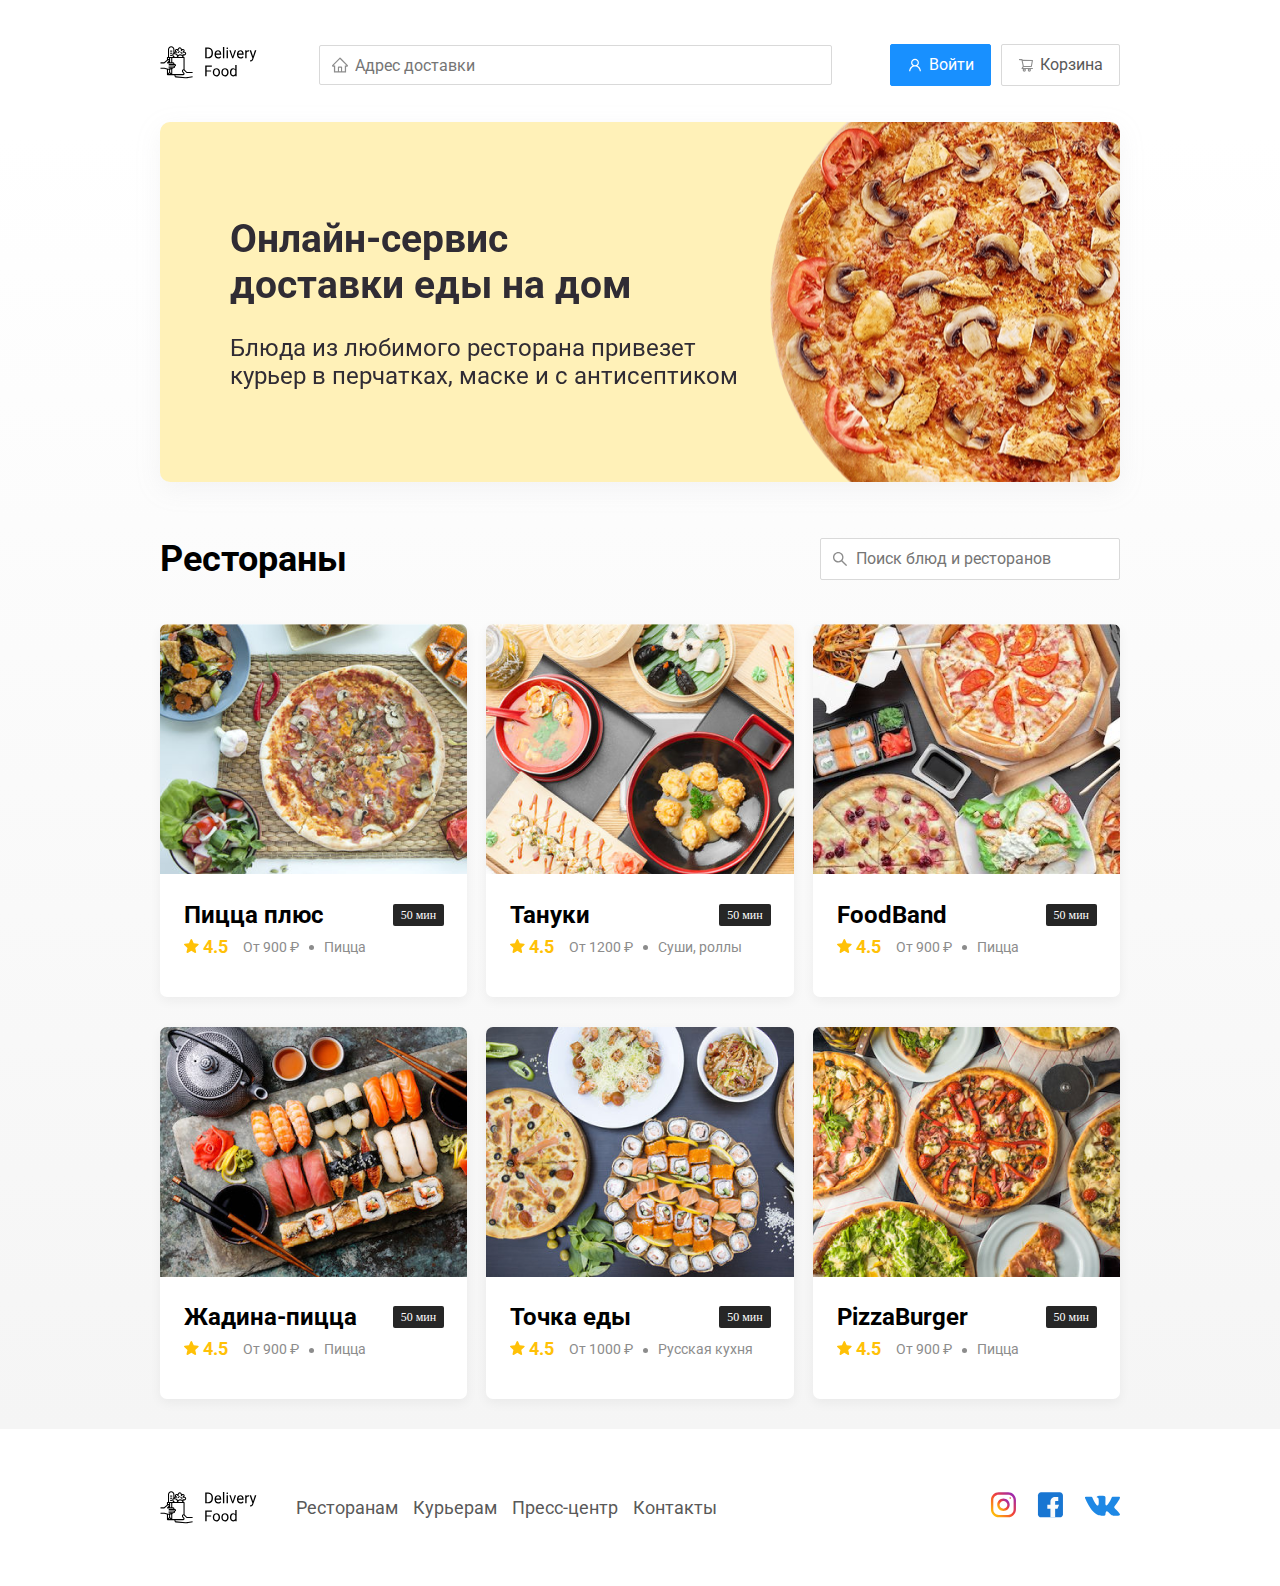
<file: index.html>
<!DOCTYPE html>
<html lang="en">
  <head>
    <meta charset="UTF-8" />
    <meta http-equiv="X-UA-Compatible" content="IE=edge" />
    <meta name="viewport" content="width=device-width, initial-scale=1.0" />
    <title>Delivery Food - Доставка еды на дом</title>
    <link rel="preconnect" href="https://fonts.googleapis.com" />
    <link rel="preconnect" href="https://fonts.gstatic.com" crossorigin />
    <link
      href="https://fonts.googleapis.com/css2?family=Roboto:wght@100;400&display=swap"
      rel="stylesheet"
    />
    <link rel="stylesheet" href="css/normalize.css" />
    <link rel="stylesheet" href="css/style.css" />
  </head>
  <body>
    <div class="container">
      <header class="header">
        <a href="index.html" class="logo">
          <img src="img\logo.svg" alt="Logo" class="logo" />
        </a>
        <input
          type="text"
          class="input input-address"
          placeholder="Адрес доставки"
        />
        <div class="buttons">
          <button class="button button-primary">
            <img src="img/user.svg" alt="user" class="button-icon" />
            <span class="button-text">Войти</span>
          </button>
          <button class="button">
            <img src="img/shopping-cart.svg" alt="cart" class="button-icon" />
            <span class="button-text">Корзина</span>
          </button>
        </div>
      </header>
    </div>
    <!-- ./container -->
    <div class="main">
      <div class="container">
        <section class="promo">
          <h1 class="promo-title">Онлайн-сервис <br />доставки еды на дом</h1>
          <p class="promo-text">
            Блюда из любимого ресторана привезет курьер в перчатках, маске и с
            антисептиком
          </p>
        </section>

        <section class="restaurants">
          <div class="section-heading">
            <h2 class="section-title">Рестораны</h2>
            <input
              type="text"
              class="input input-search"
              placeholder="Поиск блюд и ресторанов"
            />
          </div>
          <div class="cards">
            <a href="restaurant.html" class="card">
              <img src="img/image.png" alt="image" class="card-image" />
              <div class="card-text">
                <div class="card-heading">
                  <h3 class="card-title">Пицца плюс</h3>
                  <span class="card-tag tag">50 мин</span>
                </div>
                <div class="card-info">
                  <div class="rating">
                    <img
                      src="img/rating.svg"
                      alt="rating"
                      class="rating-star"
                    />
                    4.5
                  </div>
                  <div class="price">От 900 ₽</div>
                  <div class="category">Пицца</div>
                </div>
              </div>
            </a>
            <!-- end card -->

            <a href="restaurant.html" class="card">
              <img src="img/tanuki.png" alt="image" class="card-image" />
              <div class="card-text">
                <div class="card-heading">
                  <h3 class="card-title">Тануки</h3>
                  <span class="card-tag tag">50 мин</span>
                </div>
                <div class="card-info">
                  <div class="rating">
                    <img
                      src="img/rating.svg"
                      alt="rating"
                      class="rating-star"
                    />
                    4.5
                  </div>
                  <div class="price">От 1200 ₽</div>
                  <div class="category">Суши, роллы</div>
                </div>
              </div>
            </a>
            <!-- end card -->
            <a href="restaurant.html" class="card">
              <img src="img/foodband.png" alt="image" class="card-image" />
              <div class="card-text">
                <div class="card-heading">
                  <h3 class="card-title">FoodBand</h3>
                  <span class="card-tag tag">50 мин</span>
                </div>
                <div class="card-info">
                  <div class="rating">
                    <img
                      src="img/rating.svg"
                      alt="rating"
                      class="rating-star"
                    />
                    4.5
                  </div>
                  <div class="price">От 900 ₽</div>
                  <div class="category">Пицца</div>
                </div>
              </div>
            </a>
            <!-- end card -->
            <a href="restaurant.html" class="card">
              <img src="img/jadina.png" alt="image" class="card-image" />
              <div class="card-text">
                <div class="card-heading">
                  <h3 class="card-title">Жадина-пицца</h3>
                  <span class="card-tag tag">50 мин</span>
                </div>
                <div class="card-info">
                  <div class="rating">
                    <img
                      src="img/rating.svg"
                      alt="rating"
                      class="rating-star"
                    />
                    4.5
                  </div>
                  <div class="price">От 900 ₽</div>
                  <div class="category">Пицца</div>
                </div>
              </div>
            </a>
            <!-- end card -->
            <a href="restaurant.html" class="card">
              <img src="img/tochka.png" alt="image" class="card-image" />
              <div class="card-text">
                <div class="card-heading">
                  <h3 class="card-title">Точка еды</h3>
                  <span class="card-tag tag">50 мин</span>
                </div>
                <div class="card-info">
                  <div class="rating">
                    <img
                      src="img/rating.svg"
                      alt="rating"
                      class="rating-star"
                    />
                    4.5
                  </div>
                  <div class="price">От 1000 ₽</div>
                  <div class="category">Русская кухня</div>
                </div>
              </div>
            </a>
            <!-- end card -->
            <a href="restaurant.html" class="card">
              <img src="img/pizzaburger.png" alt="image" class="card-image" />
              <div class="card-text">
                <div class="card-heading">
                  <h3 class="card-title">PizzaBurger</h3>
                  <span class="card-tag tag">50 мин</span>
                </div>
                <div class="card-info">
                  <div class="rating">
                    <img
                      src="img/rating.svg"
                      alt="rating"
                      class="rating-star"
                    />
                    4.5
                  </div>
                  <div class="price">От 900 ₽</div>
                  <div class="category">Пицца</div>
                </div>
              </div>
            </a>
            <!-- end card -->
          </div>
          <!-- end cards -->
        </section>
      </div>
    </div>
    <!-- ./main -->

    <footer class="footer">
      <div class="container">
        <div class="footer-block">
          <img src="img/logo.svg" alt="logo" class="logo footer-logo" />
          <nav class="footer-nav">
            <a href="#" class="footer-link">Ресторанам</a
            ><a href="#" class="footer-link">Курьерам</a
            ><a href="#" class="footer-link">Пресс-центр</a
            ><a href="#" class="footer-link">Контакты</a>
          </nav>
          <div class="social-links">
            <a href="#" class="social-link"
              ><img src="img/Group 1.svg" alt="instagram" /></a
            ><a href="#" class="social-link"
              ><img src="img/Group 2.svg" alt="facebook" /></a
            ><a href="#" class="social-link"
              ><img src="img/Group 3.svg" alt="vk"
            /></a>
          </div>
        </div>
      </div>
    </footer>
    <script src="js/main.js"></script>
  </body>
</html>
</file>
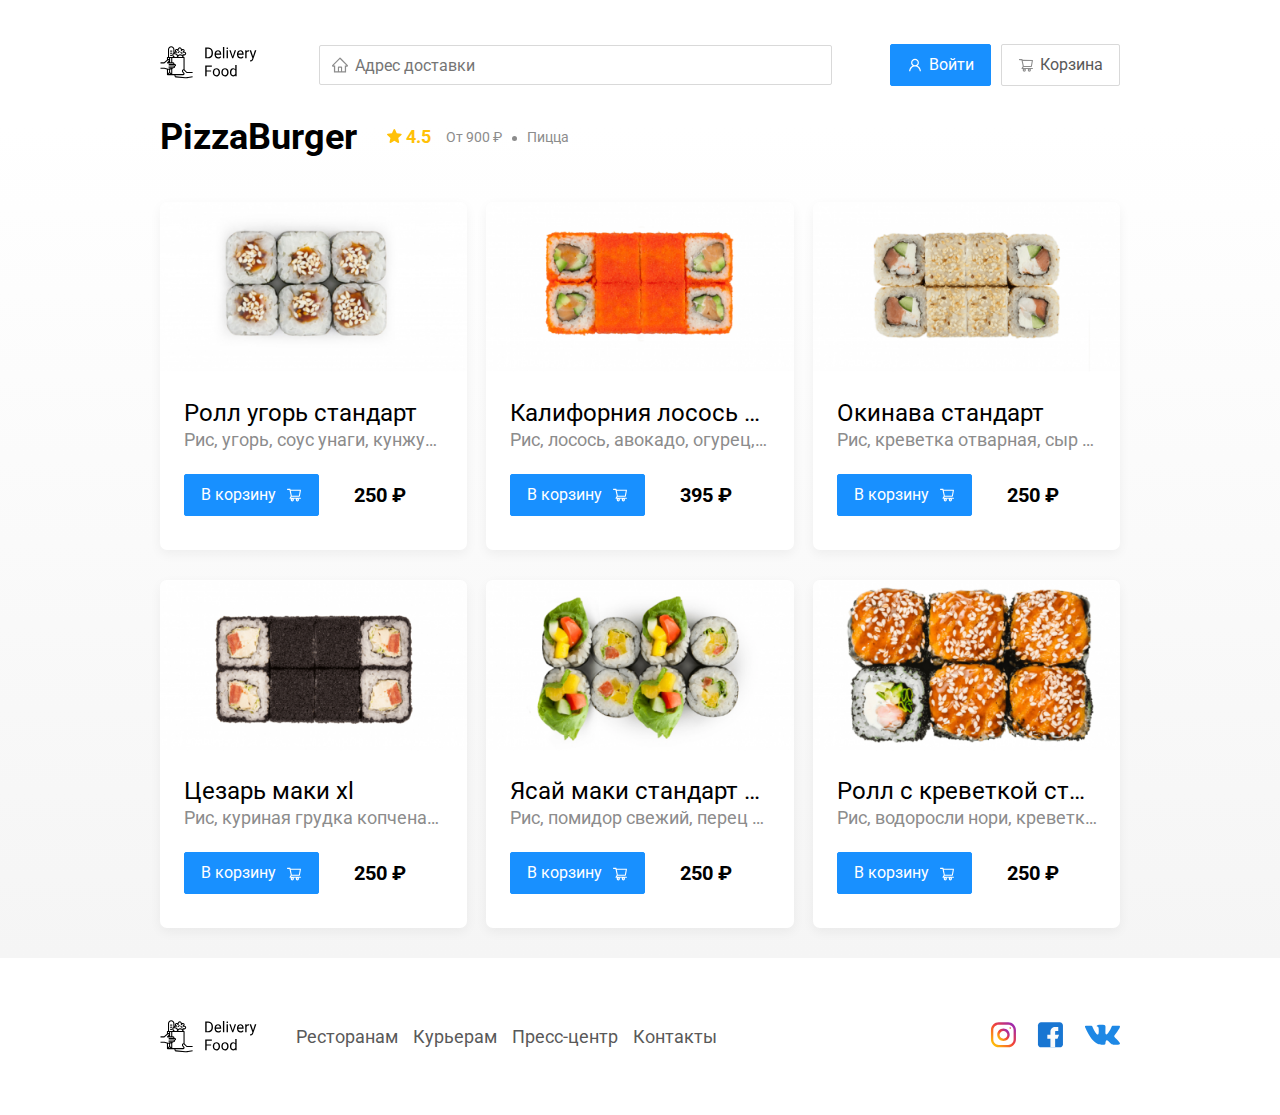
<file: restaurant.html>
<!DOCTYPE html>
<html lang="en">
  <head>
    <meta charset="UTF-8" />
    <meta http-equiv="X-UA-Compatible" content="IE=edge" />
    <meta name="viewport" content="width=device-width, initial-scale=1.0" />
    <title>PizzaBurger</title>
    <link rel="preconnect" href="https://fonts.googleapis.com" />
    <link rel="preconnect" href="https://fonts.gstatic.com" crossorigin />
    <link
      href="https://fonts.googleapis.com/css2?family=Roboto:wght@100;400&display=swap"
      rel="stylesheet"
    />
    <link rel="stylesheet" href="css/normalize.css" />
    <link rel="stylesheet" href="css/style.css" />
    <link
      rel="stylesheet"
      href="https://cdnjs.cloudflare.com/ajax/libs/animate.css/4.1.1/animate.min.css"
    />
  </head>
  <body>
    <div class="container">
      <header class="header">
        <a href="index.html" class="logo">
          <img src="img\logo.svg" alt="Logo" class="logo" />
        </a>
        <input
          type="text"
          class="input input-address"
          placeholder="Адрес доставки"
        />
        <div class="buttons">
          <button class="button button-primary">
            <img src="img/user.svg" alt="user" class="button-icon" />
            <span class="button-text">Войти</span>
          </button>
          <button class="button" id="cart-button">
            <img src="img/shopping-cart.svg" alt="cart" class="button-icon" />
            <span class="button-text">Корзина</span>
          </button>
        </div>
      </header>
    </div>
    <!-- ./container -->
    <div class="main">
      <div class="container">
        <section class="restaurants">
          <div class="section-heading">
            <h2 class="section-title">PizzaBurger</h2>
            <div class="card-info">
              <div class="rating">
                <img src="img/rating.svg" alt="rating" class="rating-star" />
                4.5
              </div>
              <div class="price">От 900 ₽</div>
              <div class="category">Пицца</div>
            </div>
          </div>
          <div class="cards">
            <div
              class="card wow animate__animated animate__fadeInUp"
              data-wow-delay="0.2s"
            >
              <img
                src="img/image (1).png"
                alt="image"
                class="card-image-restaurant"
              />
              <div class="card-text">
                <div class="card-heading">
                  <h3 class="card-title card-title-reg">Ролл угорь стандарт</h3>
                </div>
                <div class="card-info">
                  <div class="ingredients">
                    Рис, угорь, соус унаги, кунжут, водоросли нори.
                  </div>
                </div>
                <div class="card-buttons">
                  <button class="button button-primary">
                    <span class="button-card-text">В корзину</span>
                    <img
                      src="img/shopping-cart-white.svg"
                      alt="shopping-cart"
                      class="button-card-image"
                    />
                  </button>
                  <strong class="card-price-bold">250 ₽</strong>
                </div>
              </div>
            </div>
            <!-- end card -->

            <div
              class="card wow animate__animated animate__fadeInUp"
              data-wow-delay="0.4s"
            >
              <img
                src="img/image (2).png"
                alt="image"
                class="card-image-restaurant"
              />
              <div class="card-text">
                <div class="card-heading">
                  <h3 class="card-title card-title-reg">
                    Калифорния лосось стандарт
                  </h3>
                </div>
                <div class="card-info">
                  <div class="ingredients">
                    Рис, лосось, авокадо, огурец, майонез, икра масаго,
                    водоросли нори.
                  </div>
                </div>
                <div class="card-buttons">
                  <button class="button button-primary">
                    <span class="button-card-text">В корзину</span>
                    <img
                      src="img/shopping-cart-white.svg"
                      alt="shopping-cart"
                      class="button-card-image"
                    />
                  </button>
                  <strong class="card-price-bold">395 ₽</strong>
                </div>
              </div>
            </div>
            <!-- end card -->
            <div
              class="card wow animate__animated animate__fadeInUp"
              data-wow-delay="0.6s"
            >
              <img
                src="img/image (3).png"
                alt="image"
                class="card-image-restaurant"
              />
              <div class="card-text">
                <div class="card-heading">
                  <h3 class="card-title card-title-reg">Окинава стандарт</h3>
                </div>
                <div class="card-info">
                  <div class="ingredients">
                    Рис, креветка отварная, сыр сливочный, лосось, огурец
                    свежий.
                  </div>
                </div>
                <div class="card-buttons">
                  <button class="button button-primary">
                    <span class="button-card-text">В корзину</span>
                    <img
                      src="img/shopping-cart-white.svg"
                      alt="shopping-cart"
                      class="button-card-image"
                    />
                  </button>
                  <strong class="card-price-bold">250 ₽</strong>
                </div>
              </div>
            </div>
            <!-- end card -->
            <div
              class="card wow animate__animated animate__fadeInUp"
              data-wow-delay="0.2s"
            >
              <img
                src="img/image (4).png"
                alt="image"
                class="card-image-restaurant"
              />
              <div class="card-text">
                <div class="card-heading">
                  <h3 class="card-title card-title-reg">Цезарь маки хl</h3>
                </div>
                <div class="card-info">
                  <div class="ingredients">
                    Рис, куриная грудка копченая, икра масаго, томат, айсберг,
                    соус цезарь.
                  </div>
                </div>
                <div class="card-buttons">
                  <button class="button button-primary">
                    <span class="button-card-text">В корзину</span>
                    <img
                      src="img/shopping-cart-white.svg"
                      alt="shopping-cart"
                      class="button-card-image"
                    />
                  </button>
                  <strong class="card-price-bold">250 ₽</strong>
                </div>
              </div>
            </div>
            <!-- end card -->
            <div
              class="card wow animate__animated animate__fadeInUp"
              data-wow-delay="0.4s"
            >
              <img
                src="img/image (5).png"
                alt="image"
                class="card-image-restaurant"
              />
              <div class="card-text">
                <div class="card-heading">
                  <h3 class="card-title card-title-reg">
                    Ясай маки стандарт 185 г
                  </h3>
                </div>
                <div class="card-info">
                  <div class="ingredients">
                    Рис, помидор свежий, перец болгарский, авокадо, огурец,
                    айсберг.
                  </div>
                </div>
                <div class="card-buttons">
                  <button class="button button-primary">
                    <span class="button-card-text">В корзину</span>
                    <img
                      src="img/shopping-cart-white.svg"
                      alt="shopping-cart"
                      class="button-card-image"
                    />
                  </button>
                  <strong class="card-price-bold">250 ₽</strong>
                </div>
              </div>
            </div>
            <!-- end card -->
            <div
              class="card wow animate__animated animate__fadeInUp"
              data-wow-delay="0.6s"
            >
              <img
                src="img/image (6).png"
                alt="image"
                class="card-image-restaurant"
              />
              <div class="card-text">
                <div class="card-heading">
                  <h3 class="card-title card-title-reg">
                    Ролл с креветкой стандарт
                  </h3>
                </div>
                <div class="card-info">
                  <div class="ingredients">
                    Рис, водоросли нори, креветки отварные, сыр сливочный,
                    огурцы.
                  </div>
                </div>
                <div class="card-buttons">
                  <button class="button button-primary">
                    <span class="button-card-text">В корзину</span>
                    <img
                      src="img/shopping-cart-white.svg"
                      alt="shopping-cart"
                      class="button-card-image"
                    />
                  </button>
                  <strong class="card-price-bold">250 ₽</strong>
                </div>
              </div>
            </div>
            <!-- end card -->
          </div>
          <!-- end cards -->
        </section>
      </div>
    </div>
    <!-- ./main -->

    <footer class="footer">
      <div class="container">
        <div class="footer-block">
          <img src="img/logo.svg" alt="logo" class="logo footer-logo" />
          <nav class="footer-nav">
            <a href="#" class="footer-link">Ресторанам</a
            ><a href="#" class="footer-link">Курьерам</a
            ><a href="#" class="footer-link">Пресс-центр</a
            ><a href="#" class="footer-link">Контакты</a>
          </nav>
          <div class="social-links">
            <a href="#" class="social-link"
              ><img src="img/Group 1.svg" alt="instagram" /></a
            ><a href="#" class="social-link"
              ><img src="img/Group 2.svg" alt="facebook" /></a
            ><a href="#" class="social-link"
              ><img src="img/Group 3.svg" alt="vk"
            /></a>
          </div>
        </div>
      </div>
    </footer>

    <div class="modal">
      <div class="modal-dialog">
        <div class="modal-header">
          <h3 class="modal-title">Корзина</h3>
          <button class="close">&times;</button>
        </div>
        <div class="modal-body">
          <div class="food-row">
            <span class="food-name">Ролл угорь стандарт</span>
            <strong class="food-price">250 ₽</strong>
            <div class="food-counter">
              <button class="counter-button">-</button>
              <span class="counter">1</span>
              <button class="counter-button">+</button>
            </div>
          </div>
          <div class="food-row">
            <span class="food-name">Ролл угорь стандарт</span>
            <strong class="food-price">250 ₽</strong>
            <div class="food-counter">
              <button class="counter-button">-</button>
              <span class="counter">1</span>
              <button class="counter-button">+</button>
            </div>
          </div>
          <div class="food-row">
            <span class="food-name">Ролл угорь стандарт</span>
            <strong class="food-price">250 ₽</strong>
            <div class="food-counter">
              <button class="counter-button">-</button>
              <span class="counter">1</span>
              <button class="counter-button">+</button>
            </div>
          </div>
          <div class="food-row">
            <span class="food-name">Ролл угорь стандарт</span>
            <strong class="food-price">250 ₽</strong>
            <div class="food-counter">
              <button class="counter-button">-</button>
              <span class="counter">1</span>
              <button class="counter-button">+</button>
            </div>
          </div>
          <div class="food-row">
            <span class="food-name">Ролл угорь стандарт</span>
            <strong class="food-price">250 ₽</strong>
            <div class="food-counter">
              <button class="counter-button">-</button>
              <span class="counter">1</span>
              <button class="counter-button">+</button>
            </div>
          </div>
        </div>
        <div class="modal-footer">
          <span class="modal-pricetag">1250 ₽</span>
          <div class="footer-buttons">
            <button class="button button-primary">Оформить заказ</button>
            <button class="button">Отмена</button>
          </div>
        </div>
      </div>
    </div>
    <script src="js/wow.min.js"></script>
    <script src="js/main.js"></script>
  </body>
</html>
</file>
<file: css/style.css>
* {
  box-sizing: border-box;
}
body {
  font-family: 'Roboto',
  sans-serif;
  padding-top: 44px;
}
.container {
  max-width: 1200px;
  margin: auto;
}

/* header */

.header {
  display: flex;
  align-items: center;
  justify-content: space-between;
}
.input {
  background: #FFFFFF;
  border: 1px solid #D9D9D9;
  border-radius: 2px;
  font-size: 16px;
  line-height: 24px;
  padding: 8px;
  padding-left: 35px;
  background-repeat: no-repeat;
  background-position: left 11px center;
}
.input-address {   
  flex: 0.8;
  height: 40px;
  background-image: url(../img/home.svg);
}
.buttons {
  display: flex;
  align-items: center;
}
.button {
  display: flex;
  align-items:center;
  padding: 8px 16px;
  background: #FFFFFF;
  border: 1px solid #D9D9D9;
  box-sizing: border-box;
  box-shadow: 0px 0px 2px rgba(0, 0, 0, 0.0015);
  border-radius: 2px;
  color: #595959;
  font-size: 16px;
  line-height: 24px;
}
.button-primary {
  background: #1890FF;
  border: 1px solid #1890FF;
  color: #FFFFFF;
  margin-right: 10px;
}
.button-card-text {
  margin-right: 10px;
}
.button-icon {
  margin-right: 6px;
}

/* end header */

.main {
  background: linear-gradient(180deg, rgba(245, 245, 245, 0) 1.04%, #F5F5F5 100%);
}

/* promo section */

.promo {
  margin-top: 36px;
  margin-bottom: 56px;
  filter: drop-shadow(0px 7px 12px rgba(158, 158, 163, 0.1));
  background: #FFF1B8 url(../img/promo-img.png) no-repeat top -100px right -200px /800px;
  border-radius: 10px;
  padding: 68px 70px;
}
.promo-title {
  font-weight: 700;
  font-size: 39px;
  line-height: 46px;
  color: #302C34;
}
.promo-text {
  max-width: 540px;
  font-weight: 400;
  font-size: 24px;
  line-height: 28px;
  color: #302C34;
}

/* end promo section */

/* restaurants section */

.input-search {
  background-image: url(../img/search.svg);
  width: 300px;
  margin-left: auto;
}
.section-heading {
  display: flex;
  align-items: center;
  /* justify-content: space-between; */
  margin-bottom: 44px;
  margin-top: 30px;
}
.section-title {
  font-weight: 700;
  font-size: 36px;
  line-height: 42px;
  color: #000000;
  margin: 0;  
  margin-right: 30px;
}

/* end restaurants section */

/* cards section */
.cards {
  display: flex;
  flex-wrap: wrap;
  align-items: flex-start;
  justify-content: space-between;
}
.card {
  background: #FFFFFF;
  box-shadow: 0px 4px 12px rgba(0, 0, 0, 0.05);
  border-radius: 7px;
  overflow: hidden;
  margin-bottom: 30px;
  flex-basis: 32%;
  text-decoration: none;
}
.card-image {
  width: 384px;
  height: 250px;
  object-fit: cover;
}
.card-image-restaurant {
  width: 100%;
}
.card-text {
  padding: 20px 23px 34px 24px;
}
.card-heading {
  display: flex;
  align-items: center;
  justify-content: space-between;
}
.card-title {
  font-weight: 700;
  font-size: 24px;
  line-height: 32px;
  color: #000000;
  margin: 0;
}
.card-title-reg {
  font-weight: 400;
}
.card-tag {
  font-family: 'SF Pro Display';
  font-style: normal;
  font-weight: 400;
  font-size: 12px;
  line-height: 20px;
  color: #FFFFFF;
  background: #262626;
  border-radius: 2px;
  padding: 1px 8px;
}
.card-info {
  display: flex;
  align-items: center;
  flex-wrap: wrap;
}
.card-buttons {
  display: flex;
  align-items: center;
  margin-top: 24px;
}
.rating {
  margin-right: 26px;
  font-weight: 700;
  font-size: 18px;
  line-height: 32px;
  color: #FFC107;
}
.price, .category {
  font-weight: 400;
  font-size: 18px;
  line-height: 32px;
  color: #8C8C8C;
}
.price {
  margin-right: 10px;
}
.category, .ingredients, .card-title-reg {
  text-overflow: ellipsis;
  overflow: hidden;
  white-space: nowrap;
}
.ingredients {
  font-weight: 400;
  font-size: 18px;
  line-height: 21px;
  color: #8C8C8C;
}
.price:after {
  content: "";
  width: 5px;
  height: 5px;
  background-color: #8C8C8C;
  display: inline-block;
  vertical-align: middle;
  border-radius: 50%;
  margin-left: 10px;
}
.card-price-bold {
  font-weight: 700;
  font-size: 20px;
  line-height: 32px;
  color: #000000;
  margin-left: 25px;
}

/* footer */
.footer {
  padding: 60px 0;
}
.footer-block {
  display: flex;
  align-items: center;
  justify-content: space-between;
}
.footer-link {
  display: inline-block;
  font-weight: 400;
  font-size: 18px;
  line-height: 21px;
  color: #595959;
  text-decoration: none;
}
.footer-link:not(:last-child) {
  margin-right: 15px;
}
.footer-nav {
  margin-right: auto;
  margin-left: 35px;
}
.social-links {
  display: flex;
  align-items: center;
}
.social-link:not(:last-child) {
  margin-right: 21px;
}

.modal {
  position: fixed;
  left: 0;
  top: 0;
  width: 100%;
  height: 100%;
  background: rgba(0, 0, 0, 0.4);
  display: none;
}
.is-open {
  display: flex;
}
.modal-dialog {
  max-width: 780px;
  width: 95%;
  min-height: 552px;
  background: #FFFFFF;
  border-radius: 5px;
  margin: auto;
  padding: 40px 45px;;
}
.modal-header {
  display: flex;
  align-items: center;
  justify-content: space-between;
  margin-bottom: 45px;
}
.modal-title {
  margin: 0;
  font-weight: 700;
  font-size: 36px;
  line-height: 42px;
}
.close {
  font-size: 36px;
  border: none;
  background-color: transparent;
}
.modal-body {
  margin-bottom: 52px;
}
.food-row {
  display: flex;
  align-items: flex-start;
  justify-content: space-between;
  padding-bottom: 8px;
  border-bottom: 1px solid #D9D9D9;
  margin-bottom: 15px;
}
.food-name {
  font-weight: 400;
  font-size: 18px;
  line-height: 32px;
}
.food-price {
  margin-left: auto;
  margin-right: 47px;
  font-weight: 700;
  font-size: 20px;
  line-height: 32px;
}
.food-counter {
  display: flex;
  align-items: center;
}
.counter-button {
  display: flex;
  align-items: center;
  justify-content: center;
  width: 39px;
  height: 32px;
  background: #FFFFFF;
  border: 1px solid #40A9FF;
  box-sizing: border-box;
  border-radius: 2px;
  font-weight: 400;
  font-size: 14px;
  line-height: 22px;
  color: #40A9FF;
}
.counter {
  font-weight: 400;
  font-size: 16px;
  line-height: 24px;
  margin-left: 10px;
  margin-right: 10px;
}
.modal-footer {
  display: flex;
  align-items: center;
  justify-content: space-between;
}
.modal-pricetag {
  background: #262626;
  border-radius: 5px;
  font-weight: 700;
  font-size: 20px;
  line-height: 23px;
  color: #FAFAFA;
  padding: 15px 20px;
}
.footer-buttons {
  display: flex;
  align-items: center;
}

@media (max-width: 1366px) {
  .container {
    max-width: 960px;
  }
  .promo {
    background-size: 750px;
    background-position: center right -270px;
  }
  .rating {
    margin-right: 15px;
  }
  .category, .price {
    font-size: 14px;
  }
}

@media (max-width: 992px) {
  .container {
    max-width: 750px;
  }
  .promo {
    padding: 50px;
    background-size: 500px;
    background-position: center right -200px;
  }
  .promo-text {
    font-size: 18px;
    max-width: 400px;
  }
  .card {
    flex-basis: 47%;
  }
  .footer-link {
    font-size: 16px;
  }
}

@media (max-width: 768px) {
  .container {
    max-width: 560px;
  }
  .input-address {
    max-width: 35%;
  }
  .card .rating {
    flex-basis: 100%;
  }
  .card-info {
    flex-wrap: wrap;
  }
  .card-title, .card-title-reg {
    font-size: 18px;
  }
  .card-price-bold {
    font-size: 17px;
  }
  .promo-title {
    font-size: 24px;
    line-height: 1.4;
  }
  .promo {
    background-size: 400px;
  }
}

@media (max-width: 578px) {
  .container {
    width: 90%;
  }
  .header {
    flex-wrap: wrap;
  }
  .input-address {
    order: 5;
    margin-top: 15px;
    max-width: 100%;
    flex: 1;
  }
  .promo {
    background-image: none;
    padding: 30px;
    margin-bottom: 46px;
  }
  .promo-title {
    margin-bottom: 10px;
  }
  .section-heading {
    margin-bottom: 15px;
  }
  .section-title {
    font-size: 28px;
  }
  .card {
    flex-basis: 90%;
    margin: 20px auto;
  }
  .card-image {
    width: 100%;
  }
  .footer {
    padding: 30px;
  }
  .footer-block {
    align-items: flex-start;
  }
  .footer-nav {
    order: 0;
    margin-left: 0;
    margin-right: 0;
    display: flex;
    flex-direction: column;
  }
  .footer-logo {
    order: 1;
    margin-right: 15px;
  }
  .social-links {
    order: 2;
  }
  .food-name, .food-price {
    font-size: 16px;
  }
  .food-price {
    margin-right: 25px;
  }
}

@media (max-width: 480px) {
  .button-icon {
    margin: 0;
  }
  .promo {
    padding: 20px;
  }
  .section-heading {
    flex-wrap: wrap;
  }
  .footer-block {
    flex-wrap: wrap;
    flex-direction: column;
    align-items: center;
  }
  .footer-logo {
    order: 0;
    margin-bottom: 20px;
  }
  .footer-nav {
    margin-bottom: 20px;
  }
  .food-row {
    flex-wrap: wrap;
  }
  .food-name,
  .food-price {
    font-size: 14px;
  }
  
  .food-price {
    margin-right: 15px;
  }
  .modal-footer {
    flex-wrap: wrap;
  }
  .modal-pricetag {
    margin-bottom: 15px;
  }
}

@media (max-width: 355px) {
  .button-text {
    display: none;
  }
  .card-price-bold {
    font-size: 14px;
  }
  .modal-pricetag {
    margin-bottom: 15px;
  }
}
</file>
